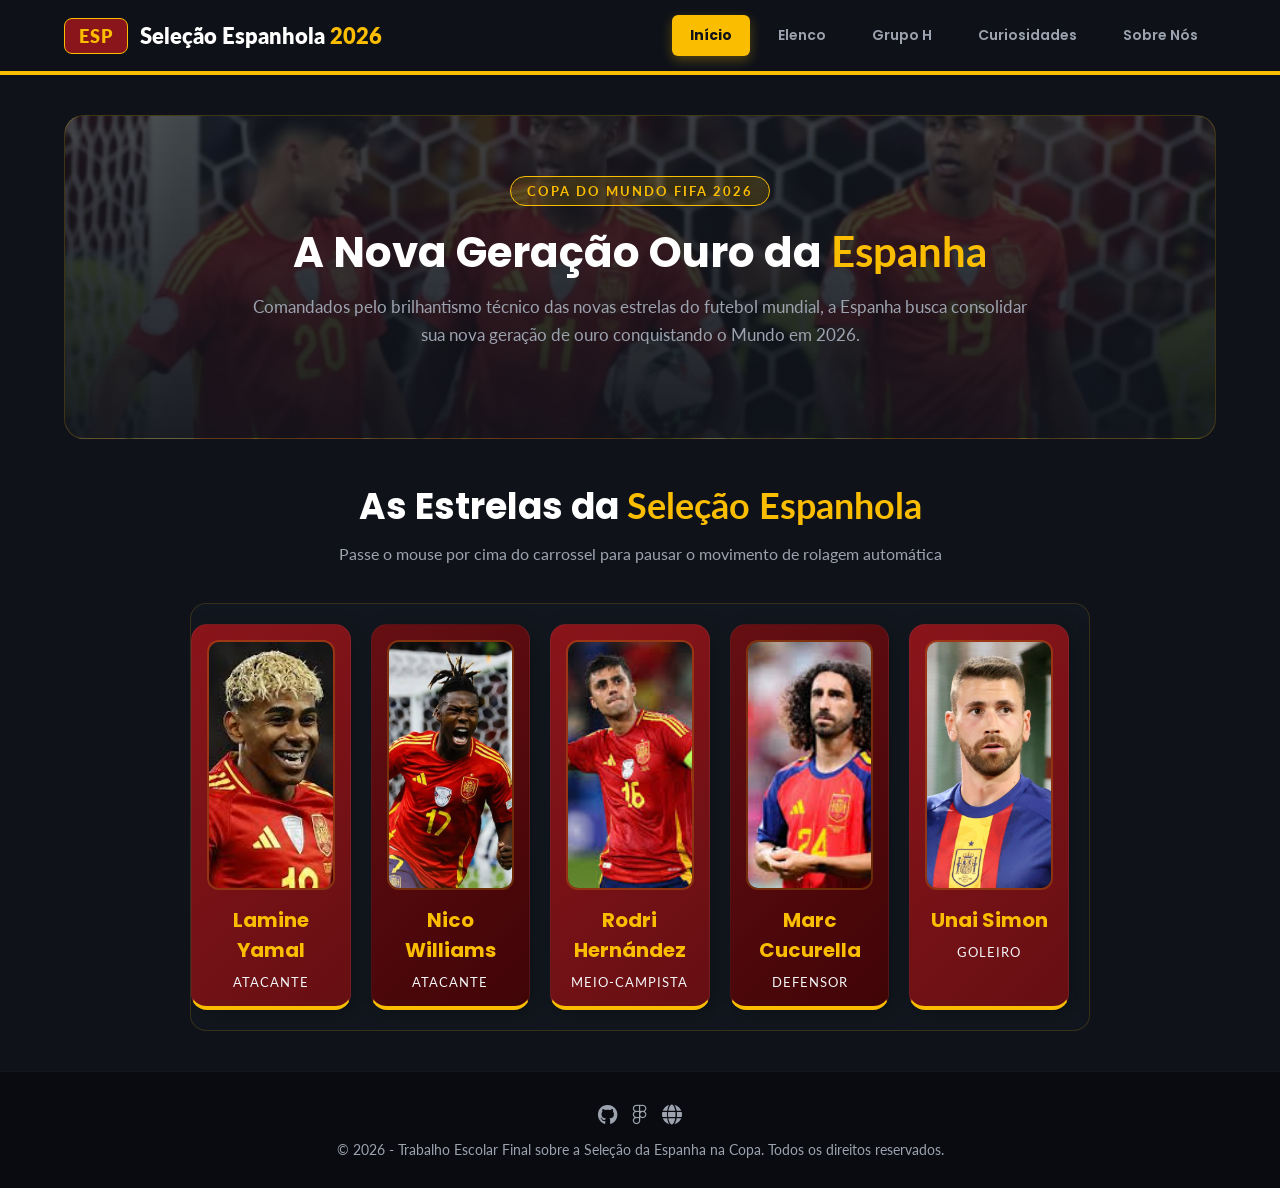
<file: index.html>
<!DOCTYPE html>
<html lang="pt-BR">
<head>
    <meta charset="UTF-8">
    <meta name="viewport" content="width=device-width, initial-scale=1.0">
    <title>Espanha 2026 - Seleção Espanhola</title>
    <!-- Google Fonts & Font Awesome para ícones -->
    <link rel="preconnect" href="https://fonts.googleapis.com">
    <link rel="preconnect" href="https://fonts.gstatic.com" crossorigin>
    <link href="https://fonts.googleapis.com/css2?family=Poppins:wght@400;600;700;800&family=Lato:wght@300;400;700&display=swap" rel="stylesheet">
    <link rel="stylesheet" href="https://cdnjs.cloudflare.com/ajax/libs/font-awesome/6.5.1/css/all.min.css">
    <link rel="stylesheet" href="style.css">
</head>
<body>

    <!-- CABEÇALHO E NAVEGAÇÃO -->
    <header>
        <div class="logo-container">
            <div class="logo-badge">ESP</div>
            <div class="logo-text">Seleção Espanhola <span>2026</span></div>
        </div>
        <nav>
            <ul>
                <li><a href="index.html" class="nav-btn active-tab">Início</a></li>
                <li><a href="elenco.html" class="nav-btn">Elenco</a></li>
                <li><a href="grupo.html" class="nav-btn">Grupo H</a></li>
                <li><a href="curiosidades.html" class="nav-btn">Curiosidades</a></li>
                <li><a href="sobre.html" class="nav-btn">Sobre Nós</a></li>
            </ul>
        </nav>
    </header>

    <!-- CONTEÚDO PRINCIPAL -->
    <main class="container">
	
        <div class="hero-section" style="background: linear-gradient(rgba(15, 18, 25, 0.75), rgba(15, 18, 25, 0.95)), url('imagem-card.png') no-repeat center center/cover;">
            <div class="hero-badge">Copa do Mundo FIFA 2026</div>
            <h1>A Nova Geração Ouro da <span>Espanha</span></h1>
            <p>Comandados pelo brilhantismo técnico das novas estrelas do futebol mundial, a Espanha busca consolidar sua nova geração de ouro conquistando o Mundo em 2026.</p>
        </div>

        <div class="section-header">
            <h2>As Estrelas da <span>Seleção Espanhola</span></h2>
            <p>Passe o mouse por cima do carrossel para pausar o movimento de rolagem automática</p>
        </div>

        <!-- CARROSSEL DE IMAGENS INFINITO (ESTRUTURA DO SEU PROFESSOR) -->
        <div class="carousel">
            <!-- Grupo Principal -->
            <div class="group">
                <div class="card">
                    <img alt="Lamine Yamal" src="yamal.jfif">
                    <div class="card-caption">
                        <h4>Lamine Yamal</h4>
                        <span>Atacante</span>
                    </div>
                </div>
                <div class="card">
                    <img alt="Nico Williams" src="nicowilliams.jfif">
                    <div class="card-caption">
                        <h4>Nico Williams</h4>
                        <span>Atacante</span>
                    </div>
                </div>
                <div class="card">
                    <img alt="Rodri Hernández" src="rodri.jfif">
                    <div class="card-caption">
                        <h4>Rodri Hernández</h4>
                        <span>Meio-campista</span>
                    </div>
                </div>
                <div class="card">
                    <img alt="Marc Cucurella" src="cucurella.jfif">
                    <div class="card-caption">
					    <h4>Marc Cucurella</h4>
                        <span>Defensor</span>
                    </div>
                </div>
                <div class="card">
                    <img alt="Unai Saimon" src="unai.jpg">
                    <div class="card-caption">
					    <h4>Unai Simon</h4>
                        <span>Goleiro</span>
                    </div>
                </div>
            </div>
            
            <!-- Grupo Duplicado com aria-hidden para o efeito infinito perfeito -->
            <div aria-hidden class="group">
                <div class="card">
                    <img alt="Lamine Yamal" src="yamal.jfif">
                    <div class="card-caption">
                        <h4>Lamine Yamal</h4>
                        <span>Atacante</span>
                    </div>
                </div>
                <div class="card">
                    <img alt="Nico Williams" src="nicowilliams.jfif">
                    <div class="card-caption">
                        <h4>Nico Williams</h4>
                        <span>Atacante</span>
                    </div>
                </div>
                <div class="card">
                    <img alt="Rodri Hernández" src="rodri.jfif">
                    <div class="card-caption">
					    <h4>Rodri Hernández</h4>
                        <span>Meio-campista</span>         
                    </div>
                </div>
                <div class="card">
                    <img alt="Marc Cucurella" src="cucurella.jfif">
                    <div class="card-caption">
					    <h4>Marc Cucurella</h4>
                        <span>Defensor</span>
                    </div>
                </div>
                <div class="card">
                    <img alt="Unai Saimon" src="unai.jpg">
                    <div class="card-caption">
						<h4>Unai Simon</h4>
                        <span>Goleiro</span>
                    </div>
                </div>
            </div>
        </div>
    </main>

    <!-- RODAPÉ COMPARTILHADO -->
    <footer>
        <div class="footer-socials">
            <a href="#"><i class="fa-brands fa-github"></i></a>
            <a href="#"><i class="fa-brands fa-figma"></i></a>
            <a href="#"><i class="fa-solid fa-globe"></i></a>
        </div>
        <p>© 2026 - Trabalho Escolar Final sobre a Seleção da Espanha na Copa. Todos os direitos reservados.</p>
    </footer>

    <!-- Script carregado para manter a estrutura do projeto -->
    <script src="script.js"></script>
</body>
</html>
</file>
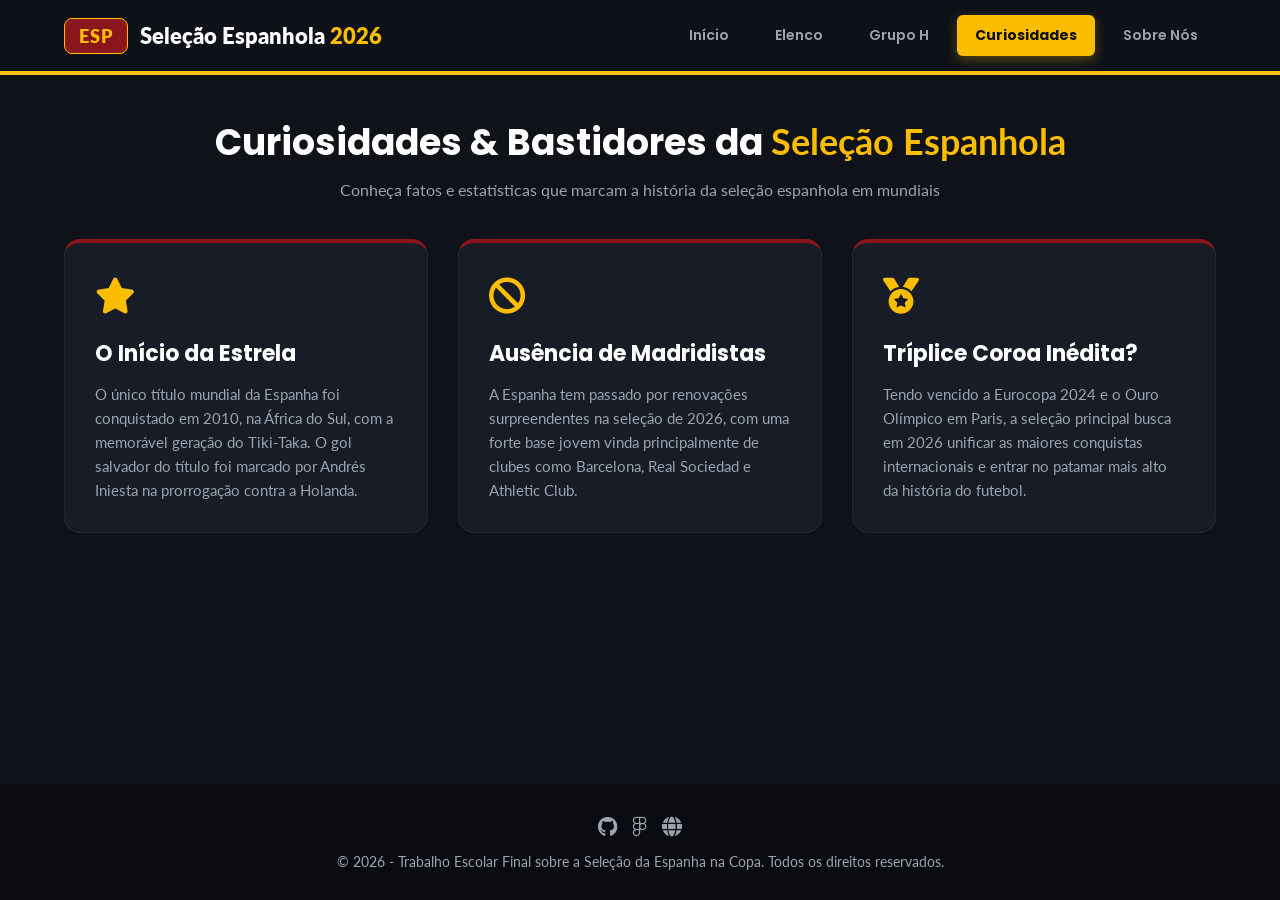
<file: curiosidades.html>
<!DOCTYPE html>
<html lang="pt-BR">
<head>
    <meta charset="UTF-8">
    <meta name="viewport" content="width=device-width, initial-scale=1.0">
    <title>Curiosidades - Seleção Espanhola 2026</title>
    <link rel="preconnect" href="https://fonts.googleapis.com">
    <link rel="preconnect" href="https://fonts.gstatic.com" crossorigin>
    <link href="https://fonts.googleapis.com/css2?family=Poppins:wght@400;600;700;800&family=Lato:wght@300;400;700&display=swap" rel="stylesheet">
    <link rel="stylesheet" href="https://cdnjs.cloudflare.com/ajax/libs/font-awesome/6.5.1/css/all.min.css">
    <link rel="stylesheet" href="style.css">
</head>
<body>

    <header>
        <div class="logo-container">
            <div class="logo-badge">ESP</div>
            <div class="logo-text">Seleção Espanhola <span>2026</span></div>
        </div>
        <nav>
            <ul>
                <li><a href="index.html" class="nav-btn">Início</a></li>
                <li><a href="elenco.html" class="nav-btn">Elenco</a></li>
                <li><a href="grupo.html" class="nav-btn">Grupo H</a></li>
                <li><a href="curiosidades.html" class="nav-btn active-tab">Curiosidades</a></li>
                <li><a href="sobre.html" class="nav-btn">Sobre Nós</a></li>
            </ul>
        </nav>
    </header>

    <main class="container">
        <div class="section-header">
            <h2>Curiosidades & Bastidores da <span>Seleção Espanhola</span></h2>
            <p>Conheça fatos e estatísticas que marcam a história da seleção espanhola em mundiais</p>
        </div>

        <div class="trivia-grid">
            <div class="trivia-card">
                <div class="trivia-icon"><i class="fa-solid fa-star"></i></div>
                <h3>O Início da Estrela</h3>
                <p>O único título mundial da Espanha foi conquistado em 2010, na África do Sul, com a memorável geração do Tiki-Taka. O gol salvador do título foi marcado por Andrés Iniesta na prorrogação contra a Holanda.</p>
            </div>

            <div class="trivia-card">
                <div class="trivia-icon"><i class="fa-solid fa-ban"></i></div>
                <h3>Ausência de Madridistas</h3>
                <p>A Espanha tem passado por renovações surpreendentes na seleção de 2026, com uma forte base jovem vinda principalmente de clubes como Barcelona, Real Sociedad e Athletic Club.</p>
            </div>

            <div class="trivia-card">
                <div class="trivia-icon"><i class="fa-solid fa-medal"></i></div>
                <h3>Tríplice Coroa Inédita?</h3>
                <p>Tendo vencido a Eurocopa 2024 e o Ouro Olímpico em Paris, a seleção principal busca em 2026 unificar as maiores conquistas internacionais e entrar no patamar mais alto da história do futebol.</p>
            </div>
        </div>
    </main>

    <footer>
        <div class="footer-socials">
            <a href="#"><i class="fa-brands fa-github"></i></a>
            <a href="#"><i class="fa-brands fa-figma"></i></a>
            <a href="#"><i class="fa-solid fa-globe"></i></a>
        </div>
        <p>© 2026 - Trabalho Escolar Final sobre a Seleção da Espanha na Copa. Todos os direitos reservados.</p>
    </footer>
</body>
</html>
</file>
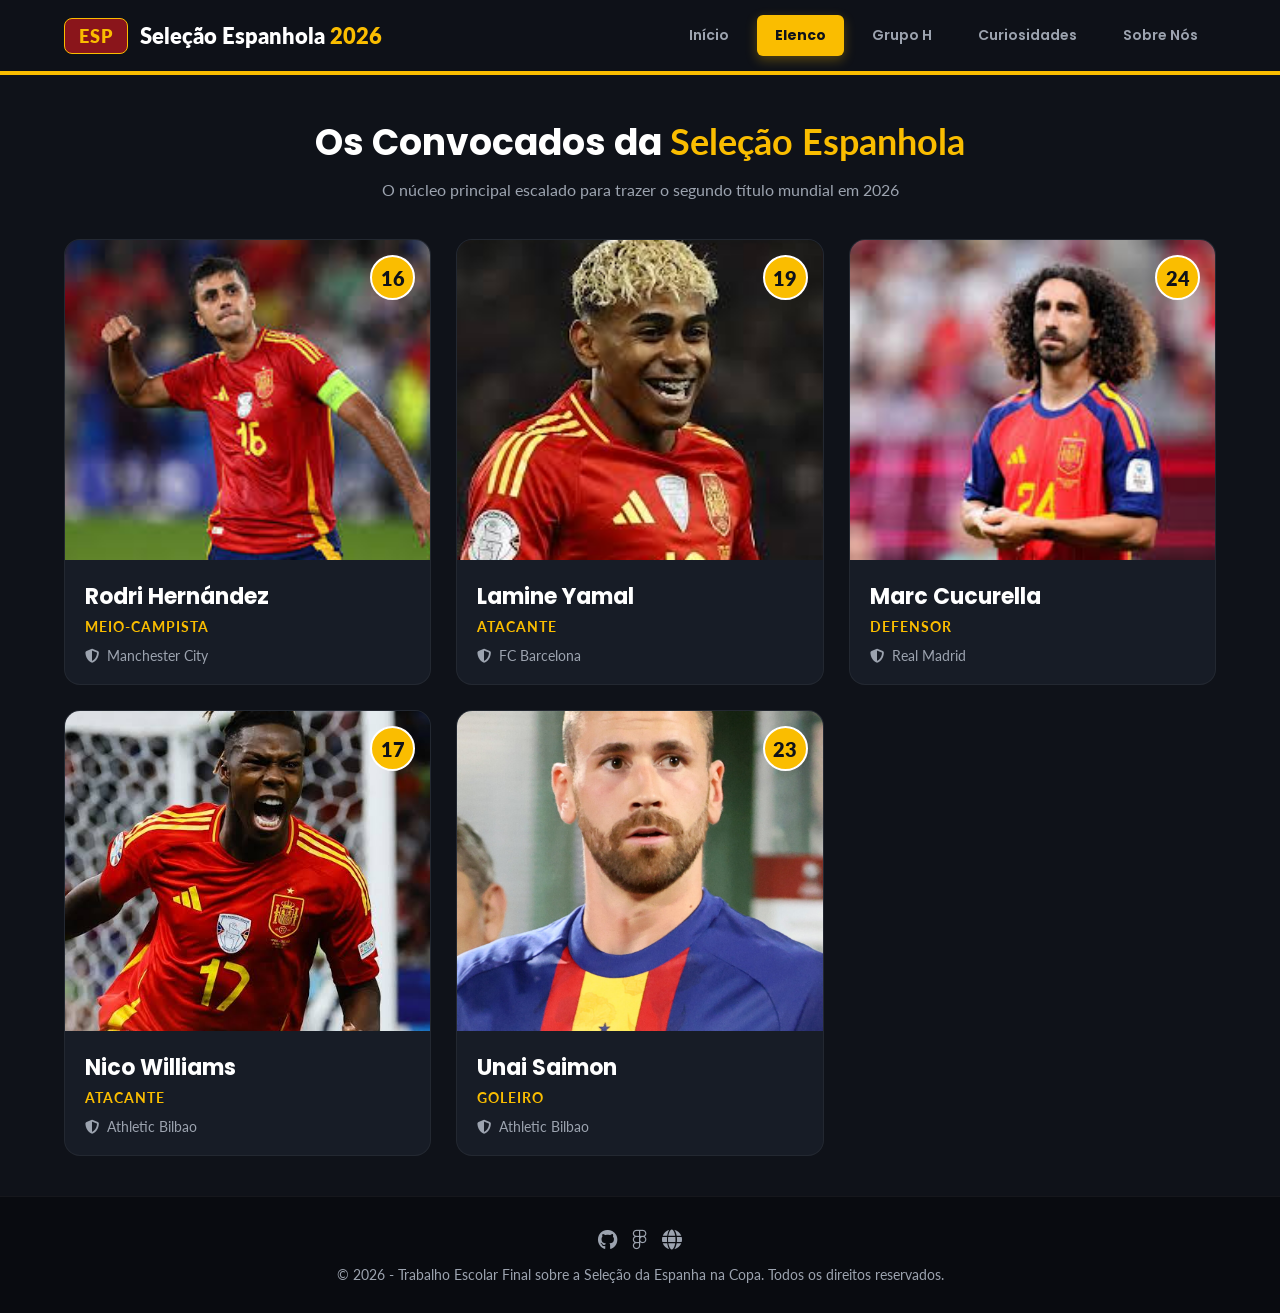
<file: elenco.html>
<!DOCTYPE html>
<html lang="pt-BR">
<head>
    <meta charset="UTF-8">
    <meta name="viewport" content="width=device-width, initial-scale=1.0">
    <title>Elenco - Seleção Espanhola 2026</title>
    <link rel="preconnect" href="https://fonts.googleapis.com">
    <link rel="preconnect" href="https://fonts.gstatic.com" crossorigin>
    <link href="https://fonts.googleapis.com/css2?family=Poppins:wght@400;600;700;800&family=Lato:wght@300;400;700&display=swap" rel="stylesheet">
    <link rel="stylesheet" href="https://cdnjs.cloudflare.com/ajax/libs/font-awesome/6.5.1/css/all.min.css">
    <link rel="stylesheet" href="style.css">
</head>
<body>

    <header>
        <div class="logo-container">
            <div class="logo-badge">ESP</div>
            <div class="logo-text">Seleção Espanhola <span>2026</span></div>
        </div>
        <nav>
            <ul>
                <li><a href="index.html" class="nav-btn">Início</a></li>
                <li><a href="elenco.html" class="nav-btn active-tab">Elenco</a></li>
                <li><a href="grupo.html" class="nav-btn">Grupo H</a></li>
                <li><a href="curiosidades.html" class="nav-btn">Curiosidades</a></li>
                <li><a href="sobre.html" class="nav-btn">Sobre Nós</a></li>
            </ul>
        </nav>
    </header>

    <main class="container">
        <div class="section-header">
            <h2>Os Convocados da <span>Seleção Espanhola</span></h2>
            <p>O núcleo principal escalado para trazer o segundo título mundial em 2026</p>
        </div>

        <div class="players-grid">
            <!-- Jogador 1: Rodri -->
            <div class="player-card">
                <div class="player-image-box">
                    <img alt="Rodri" src="rodri.jfif">
                    <div class="player-number">16</div>
                </div>
                <div class="player-info">
                    <h3 class="player-name">Rodri Hernández</h3>
                    <p class="player-role">Meio-campista</p>
                    <p class="player-club"><i class="fa-solid fa-shield-halved"></i> Manchester City</p>
                </div>
            </div>

            <!-- Jogador 2: Lamine Yamal -->
            <div class="player-card">
                <div class="player-image-box">
                    <img alt="Lamine Yamal" src="yamal.jfif">
                    <div class="player-number">19</div>
                </div>
                <div class="player-info">
                    <h3 class="player-name">Lamine Yamal</h3>
                    <p class="player-role">Atacante</p>
                    <p class="player-club"><i class="fa-solid fa-shield-halved"></i> FC Barcelona</p>
                </div>
            </div>

            <!-- Jogador 3: Pedri -->
            <div class="player-card">
                <div class="player-image-box">
                    <img alt="Cucurella" src="cucurella.jfif">
                    <div class="player-number">24</div>
                </div>
                <div class="player-info">
                    <h3 class="player-name">Marc Cucurella</h3>
                    <p class="player-role">Defensor</p>
                    <p class="player-club"><i class="fa-solid fa-shield-halved"></i> Real Madrid</p>
                </div>
            </div>

            <!-- Jogador 4: Nico Williams -->
            <div class="player-card">
                <div class="player-image-box">
                    <img alt="Nico Williams" src="nicowilliams.jfif">
                    <div class="player-number">17</div>
                </div>
                <div class="player-info">
                    <h3 class="player-name">Nico Williams</h3>
                    <p class="player-role">Atacante</p>
                    <p class="player-club"><i class="fa-solid fa-shield-halved"></i> Athletic Bilbao</p>
                </div>
            </div>
			
            <!-- Jogador 5: Unai Saimon -->
            <div class="player-card">
                <div class="player-image-box">
                    <img alt="Unai Saimon" src="unai.jpg">
                    <div class="player-number">23</div>
                </div>
                <div class="player-info">
                    <h3 class="player-name">Unai Saimon</h3>
                    <p class="player-role">Goleiro</p>
                    <p class="player-club"><i class="fa-solid fa-shield-halved"></i> Athletic Bilbao</p>
                </div>
            </div>
        </div>
    </main>

    <footer>
        <div class="footer-socials">
            <a href="#"><i class="fa-brands fa-github"></i></a>
            <a href="#"><i class="fa-brands fa-figma"></i></a>
            <a href="#"><i class="fa-solid fa-globe"></i></a>
        </div>
        <p>© 2026 - Trabalho Escolar Final sobre a Seleção da Espanha na Copa. Todos os direitos reservados.</p>
    </footer>
</body>
</html>
</file>
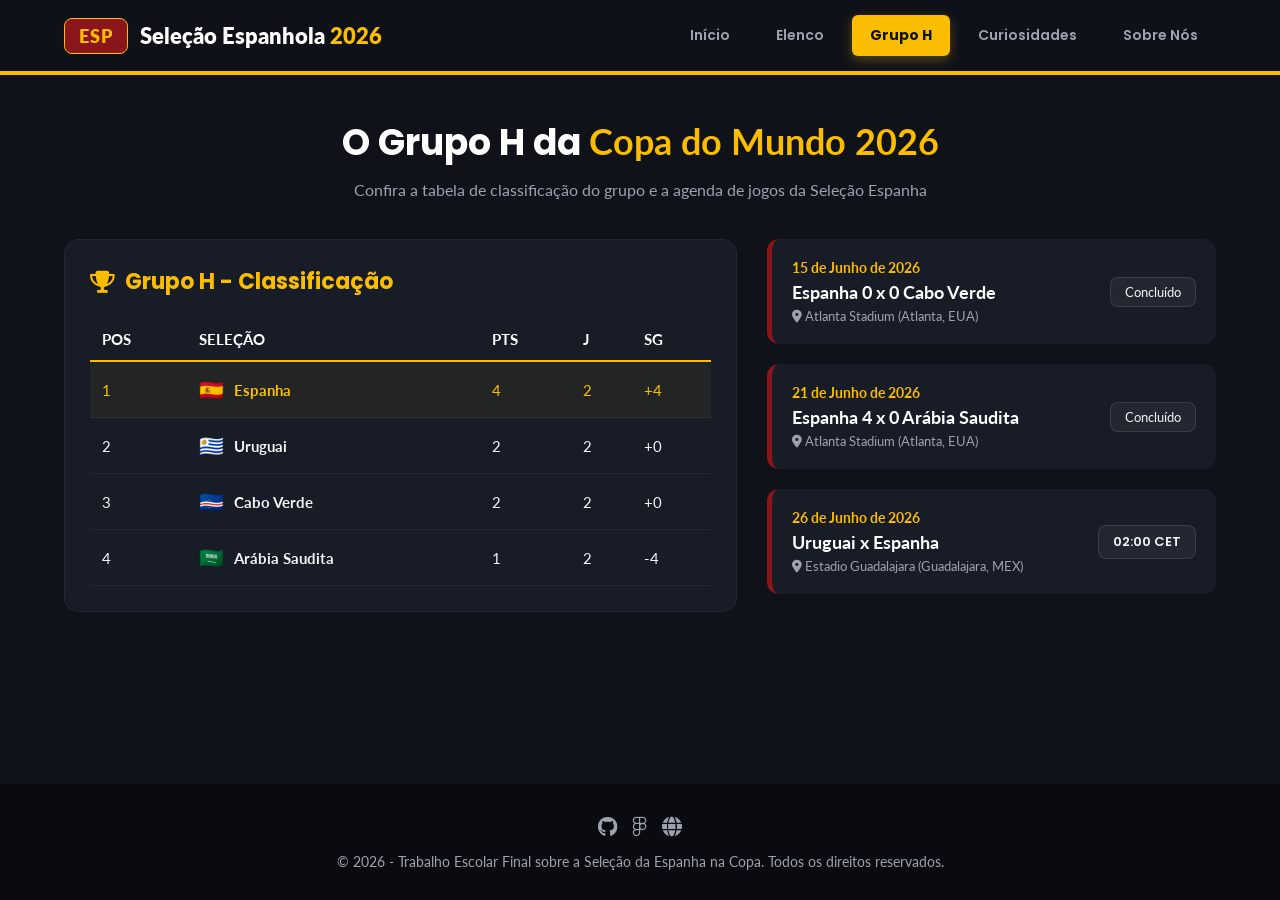
<file: grupo.html>
<!DOCTYPE html>
<html lang="pt-BR">
<head>
    <meta charset="UTF-8">
    <meta name="viewport" content="width=device-width, initial-scale=1.0">
    <title>Grupo H - Copa do Mundo 2026</title>
    <link rel="preconnect" href="https://fonts.googleapis.com">
    <link rel="preconnect" href="https://fonts.gstatic.com" crossorigin>
    <link href="https://fonts.googleapis.com/css2?family=Poppins:wght@400;600;700;800&family=Lato:wght@300;400;700&display=swap" rel="stylesheet">
    <link rel="stylesheet" href="https://cdnjs.cloudflare.com/ajax/libs/font-awesome/6.5.1/css/all.min.css">
    <link rel="stylesheet" href="style.css">
</head>
<body>

    <header>
        <div class="logo-container">
            <div class="logo-badge">ESP</div>
            <div class="logo-text">Seleção Espanhola <span>2026</span></div>
        </div>
        <nav>
            <ul>
                <li><a href="index.html" class="nav-btn">Início</a></li>
                <li><a href="elenco.html" class="nav-btn">Elenco</a></li>
                <li><a href="grupo.html" class="nav-btn active-tab">Grupo H</a></li>
                <li><a href="curiosidades.html" class="nav-btn">Curiosidades</a></li>
                <li><a href="sobre.html" class="nav-btn">Sobre Nós</a></li>
            </ul>
        </nav>
    </header>

    <main class="container">
        <div class="section-header">
            <h2>O Grupo H da <span>Copa do Mundo 2026</span></h2>
            <p>Confira a tabela de classificação do grupo e a agenda de jogos da Seleção Espanha</p>
        </div>

        <div class="group-container">
            <!-- Tabela de Classificação -->
            <div class="group-table-box">
                <h3><i class="fa-solid fa-trophy"></i> Grupo H - Classificação</h3>
                <table>
                    <thead>
                        <tr>
                            <th>Pos</th>
                            <th>Seleção</th>
                            <th>PTS</th>
                            <th>J</th>
                            <th>SG</th>
                        </tr>
                    </thead>
                    <tbody>
                        <tr class="highlight-team">
                            <td>1</td>
                            <td>
                                <div class="team-row">
                                    <span class="team-flag">🇪🇸</span> Espanha
                                </div>
                            </td>
                            <td>4</td>
                            <td>2</td>
                            <td>+4</td>
                        </tr>                        
                        <tr>
                            <td>2</td>
                            <td>
                                <div class="team-row">
                                    <span class="team-flag">🇺🇾</span> Uruguai
                                </div>
                            </td>
                            <td>2</td>
                            <td>2</td>
                            <td>+0</td>
                        </tr>
                        <tr>
                            <td>3</td>
                            <td>
                                <div class="team-row">
                                    <span class="team-flag">🇨🇻</span> Cabo Verde
                                </div>
                            </td>
                            <td>2</td>
                            <td>2</td>
                            <td>+0</td>
                        </tr>
                        <tr>
                            <td>4</td>
                            <td>
                                <div class="team-row">
                                    <span class="team-flag">🇸🇦</span> Arábia Saudita
                                </div>
                            </td>
                            <td>1</td>
                            <td>2</td>
                            <td>-4</td>
                        </tr>
                    </tbody>
                </table>
            </div>

            <!-- Programação das Próximas Partidas -->
            <div class="matches-timeline">
                <div class="match-card">
                    <div class="match-details">
                        <span class="match-date">15 de Junho de 2026</span>
                        <span class="match-teams">Espanha 0 x 0 Cabo Verde</span>
                        <span class="match-stadium"><i class="fa-solid fa-location-dot"></i> Atlanta Stadium (Atlanta, EUA)</span>
                    </div>
                    <div class="match-badge">Concluído</div>
                </div>

                <div class="match-card">
                    <div class="match-details">
                        <span class="match-date">21 de Junho de 2026</span>
                        <span class="match-teams">Espanha 4 x 0 Arábia Saudita</span>
                        <span class="match-stadium"><i class="fa-solid fa-location-dot"></i> Atlanta Stadium (Atlanta, EUA)</span>
                    </div>
                    <div class="match-badge">Concluído</div>
                </div>

                <div class="match-card">
                    <div class="match-details">
                        <span class="match-date">26 de Junho de 2026</span>
                        <span class="match-teams">Uruguai x Espanha</span>
                        <span class="match-stadium"><i class="fa-solid fa-location-dot"></i> Estadio Guadalajara (Guadalajara, MEX)</span>
                    </div>
                    <div class="match-badge font-time">02:00 CET</div>
                </div>
            </div>
        </div>
    </main>

    <footer>
        <div class="footer-socials">
            <a href="#"><i class="fa-brands fa-github"></i></a>
            <a href="#"><i class="fa-brands fa-figma"></i></a>
            <a href="#"><i class="fa-solid fa-globe"></i></a>
        </div>
        <p>© 2026 - Trabalho Escolar Final sobre a Seleção da Espanha na Copa. Todos os direitos reservados.</p>
    </footer>
</body>
</html>
</file>
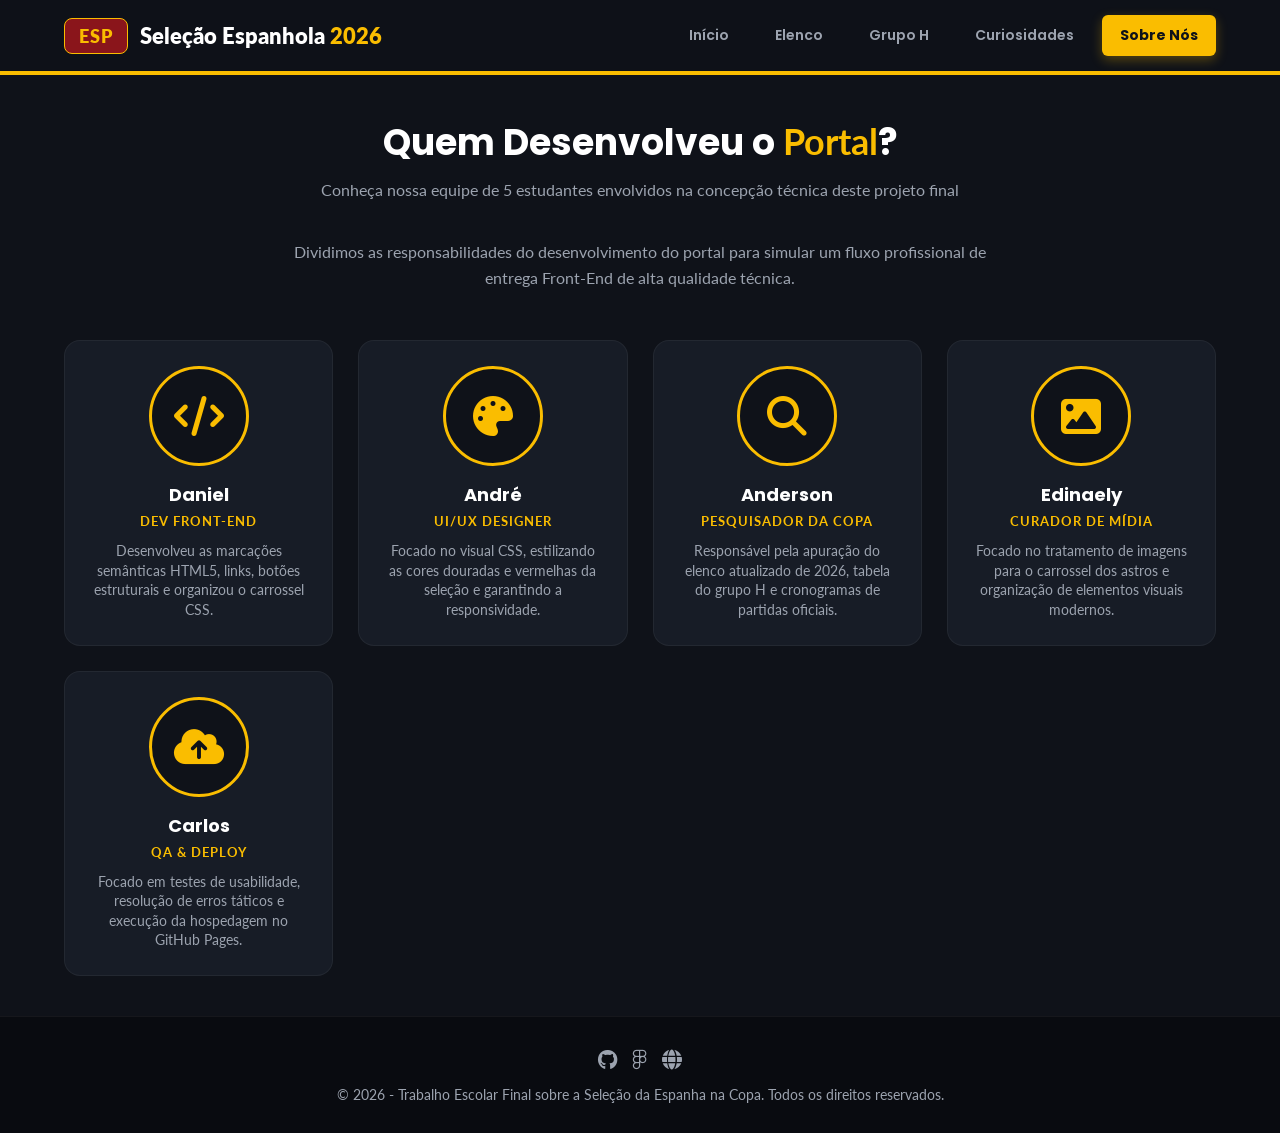
<file: sobre.html>
<!DOCTYPE html>
<html lang="pt-BR">
<head>
    <meta charset="UTF-8">
    <meta name="viewport" content="width=device-width, initial-scale=1.0">
    <title>Sobre Nós - Equipe</title>
    <link rel="preconnect" href="https://fonts.googleapis.com">
    <link rel="preconnect" href="https://fonts.gstatic.com" crossorigin>
    <link href="https://fonts.googleapis.com/css2?family=Poppins:wght@400;600;700;800&family=Lato:wght@300;400;700&display=swap" rel="stylesheet">
    <link rel="stylesheet" href="https://cdnjs.cloudflare.com/ajax/libs/font-awesome/6.5.1/css/all.min.css">
    <link rel="stylesheet" href="style.css">
</head>
<body>

    <header>
        <div class="logo-container">
            <div class="logo-badge">ESP</div>
            <div class="logo-text">Seleção Espanhola <span>2026</span></div>
        </div>
        <nav>
            <ul>
                <li><a href="index.html" class="nav-btn">Início</a></li>
                <li><a href="elenco.html" class="nav-btn">Elenco</a></li>
                <li><a href="grupo.html" class="nav-btn">Grupo H</a></li>
                <li><a href="curiosidades.html" class="nav-btn">Curiosidades</a></li>
                <li><a href="sobre.html" class="nav-btn active-tab">Sobre Nós</a></li>
            </ul>
        </nav>
    </header>

    <main class="container">
        <div class="section-header">
            <h2>Quem Desenvolveu o <span>Portal</span>?</h2>
            <p>Conheça nossa equipe de 5 estudantes envolvidos na concepção técnica deste projeto final</p>
        </div>

        <div class="team-intro">
            <p>Dividimos as responsabilidades do desenvolvimento do portal para simular um fluxo profissional de entrega Front-End de alta qualidade técnica.</p>
        </div>

        <div class="students-grid">
            <!-- Integrante 1 -->
            <div class="student-card">
                <div class="student-avatar"><i class="fa-solid fa-code"></i></div>
                <h3>Daniel</h3>
                <p class="student-role">Dev Front-End</p>
                <p class="student-desc">Desenvolveu as marcações semânticas HTML5, links, botões estruturais e organizou o carrossel CSS.</p>
            </div>

            <!-- Integrante 2 -->
            <div class="student-card">
                <div class="student-avatar"><i class="fa-solid fa-palette"></i></div>
                <h3>André</h3>
                <p class="student-role">UI/UX Designer</p>
                <p class="student-desc">Focado no visual CSS, estilizando as cores douradas e vermelhas da seleção e garantindo a responsividade.</p>
            </div>

            <!-- Integrante 3 -->
            <div class="student-card">
                <div class="student-avatar"><i class="fa-solid fa-magnifying-glass"></i></div>
                <h3>Anderson</h3>
                <p class="student-role">Pesquisador da Copa</p>
                <p class="student-desc">Responsável pela apuração do elenco atualizado de 2026, tabela do grupo H e cronogramas de partidas oficiais.</p>
            </div>

            <!-- Integrante 4 -->
            <div class="student-card">
                <div class="student-avatar"><i class="fa-solid fa-image"></i></div>
                <h3>Edinaely</h3>
                <p class="student-role">Curador de Mídia</p>
                <p class="student-desc">Focado no tratamento de imagens para o carrossel dos astros e organização de elementos visuais modernos.</p>
            </div>

            <!-- Integrante 5 -->
            <div class="student-card">
                <div class="student-avatar"><i class="fa-solid fa-cloud-arrow-up"></i></div>
                <h3>Carlos</h3>
                <p class="student-role">QA & Deploy</p>
                <p class="student-desc">Focado em testes de usabilidade, resolução de erros táticos e execução da hospedagem no GitHub Pages.</p>
            </div>
        </div>
    </main>

    <footer>
        <div class="footer-socials">
            <a href="#"><i class="fa-brands fa-github"></i></a>
            <a href="#"><i class="fa-brands fa-figma"></i></a>
            <a href="#"><i class="fa-solid fa-globe"></i></a>
        </div>
        <p>© 2026 - Trabalho Escolar Final sobre a Seleção da Espanha na Copa. Todos os direitos reservados.</p>
    </footer>
</body>
</html>
</file>
<file: style.css>
/* ==========================================
   1. VARIÁVEIS DE CORES (IDENTIDADE DA ESPANHA)
   ========================================== */
:root {
    --red-primary: #8A151B;      /* Vermelho Real da Fúria */
    --red-dark: #660F13;         /* Vermelho Escuro elegante */
    --gold: #FABD00;             /* Dourado Imperial */
    --gold-light: #FFF8E7;       /* Fundo dourado suave */
    --dark-gray: #0F1219;        /* Fundo principal luxuoso */
    --card-gray: #171C26;        /* Fundo dos cards */
    --text-light: #F3F4F6;       /* Cor dos textos claros */
    --text-muted: #9CA3AF;       /* Texto secundário */
    --white: #FFFFFF;
}

* {
    margin: 0;
    padding: 0;
    box-sizing: border-box;
    font-family: 'Lato', sans-serif;
}

body {
    background-color: var(--dark-gray);
    color: var(--text-light);
    min-height: 100vh;
    display: flex;
    flex-direction: column;
    overflow-x: hidden;
}

h1, h2, h3, h4 {
    font-family: 'Poppins', sans-serif;
    font-weight: 700;
}

/* ==========================================
   2. CABEÇALHO E NAVEGAÇÃO
   ========================================== */
header {
    background-color: rgba(15, 18, 25, 0.95);
    border-bottom: 4px solid var(--gold);
    position: sticky;
    top: 0;
    z-index: 1000;
    backdrop-filter: blur(10px);
    padding: 15px 5%;
    display: flex;
    justify-content: space-between;
    align-items: center;
}

.logo-container {
    display: flex;
    align-items: center;
    gap: 12px;
}

.logo-badge {
    background-color: var(--red-primary);
    color: var(--gold);
    padding: 6px 14px;
    border-radius: 8px;
    font-weight: 800;
    font-size: 18px;
    letter-spacing: 1px;
    border: 1px solid var(--gold);
}

.logo-text {
    font-size: 22px;
    font-weight: 800;
    color: var(--white);
}

.logo-text span {
    color: var(--gold);
}

nav ul {
    display: flex;
    list-style: none;
    gap: 10px;
}

nav ul li .nav-btn {
    background: none;
    border: none;
    color: var(--text-muted);
    font-family: 'Poppins', sans-serif;
    font-size: 14px;
    font-weight: 600;
    padding: 10px 18px;
    border-radius: 6px;
    cursor: pointer;
    text-decoration: none;
    transition: all 0.3s ease;
    display: inline-block;
}

nav ul li .nav-btn:hover {
    color: var(--white);
    background-color: rgba(255, 255, 255, 0.05);
}

nav ul li .nav-btn.active-tab {
    color: var(--dark-gray);
    background-color: var(--gold);
    font-weight: 700;
    box-shadow: 0 4px 12px rgba(250, 189, 0, 0.3);
}

/* ==========================================
   3. ESTRUTURA DOS CONTEÚDOS E CONTAINERS
   ========================================== */
.container {
    flex: 1;
    padding: 40px 5%;
    width: 100%;
    max-width: 1300px;
    margin: 0 auto;
}

/* PÁGINA DE INÍCIO: HERO */
.hero-section {
    background: linear-gradient(rgba(15, 18, 25, 0.75), rgba(15, 18, 25, 0.95)), 
                url('https://images.unsplash.com/photo-1508098682722-e99c43a406b2?w=1200') no-repeat center center/cover;
    border-radius: 20px;
    padding: 60px 40px;
    text-align: center;
    border: 1px solid rgba(250, 189, 0, 0.2);
    margin-bottom: 40px;
}

.hero-badge {
    background-color: rgba(250, 189, 0, 0.15);
    color: var(--gold);
    padding: 6px 16px;
    border-radius: 50px;
    font-size: 13px;
    font-weight: 700;
    text-transform: uppercase;
    letter-spacing: 2px;
    border: 1px solid var(--gold);
    display: inline-block;
    margin-bottom: 20px;
}

.hero-section h1 {
    font-size: 42px;
    color: var(--white);
    margin-bottom: 15px;
    line-height: 1.2;
}

.hero-section h1 span {
    color: var(--gold);
}

.hero-section p {
    font-size: 17px;
    color: var(--text-muted);
    max-width: 800px;
    margin: 0 auto 30px auto;
    line-height: 1.6;
}

/* ==========================================
   CARROSSEL INFINITO CSS (ESTRUTURA DO PROFESSOR)
   ========================================== */
.carousel {
    margin: 0 auto;
    padding: 20px 0;
    max-width: 900px;
    overflow: hidden;
    display: flex;
    border-radius: 16px;
    background-color: rgba(23, 28, 38, 0.5);
    border: 1px solid rgba(250, 189, 0, 0.15);
    
    > * {
        flex: 0 0 100%;
    }
    
    &:hover .group {
        animation-play-state: paused;
    }
}

.group {
    display: flex;
    gap: 20px;
    padding-right: 20px;
    will-change: transform;
    animation: scrolling 12s linear infinite;
}

@keyframes scrolling {
    0% {
        transform: translateX(0);
    }
    100% {
        transform: translateX(-100%);
    }
}

.card {
    flex: 1;
    color: var(--white);
    border-radius: 16px;
    box-shadow: rgba(0, 0, 0, 30%) 5px 5px 20px 0;
    padding: 15px;
    font-size: large;
    display: flex;
    flex-direction: column;
    justify-content: flex-start;
    align-items: center;
    min-height: 380px;
    position: relative;
    border: 1px solid rgba(255, 255, 255, 0.05);

    /* Alternação dinâmica de fundos par/ímpar */
    &:nth-child(odd) {
        background: linear-gradient(135deg, var(--red-primary), var(--red-dark));
        border-bottom: 4px solid var(--gold) !important;
    }

    &:nth-child(even) {
        background: linear-gradient(135deg, var(--red-dark), #400407);
        border-bottom: 4px solid var(--gold) !important;
    }

    img {
        width: 100%;
        height: 250px;
        object-fit: cover;
        border-radius: 12px;
        margin-bottom: 15px;
        border: 2px solid rgba(250, 189, 0, 0.2);
    }
}

.card-caption {
    text-align: center;
    width: 100%;
}

.card-caption h4 {
    color: var(--gold);
    font-size: 20px;
    font-weight: 700;
    margin-bottom: 4px;
}

.card-caption span {
    font-size: 13px;
    color: var(--text-light);
    text-transform: uppercase;
    letter-spacing: 1px;
}

/* ==========================================
   4. PÁGINA DE ELENCO: ESTILO DOS CARDS
   ========================================== */
.section-header {
    text-align: center;
    margin-bottom: 40px;
}

.section-header h2 {
    font-size: 36px;
    color: var(--white);
}

.section-header h2 span {
    color: var(--gold);
}

.section-header p {
    color: var(--text-muted);
    font-size: 16px;
    margin-top: 10px;
}

.players-grid {
    display: grid;
    grid-template-columns: repeat(auto-fit, minmax(280px, 1fr));
    gap: 25px;
}

.player-card {
    background-color: var(--card-gray);
    border-radius: 16px;
    overflow: hidden;
    border: 1px solid rgba(255, 255, 255, 0.05);
    transition: all 0.3s ease;
    position: relative;
}

.player-card:hover {
    transform: translateY(-10px);
    border-color: var(--gold);
    box-shadow: 0 10px 25px rgba(250, 189, 0, 0.15);
}

.player-image-box {
    height: 320px;
    background: linear-gradient(135deg, var(--red-dark), var(--dark-gray));
    position: relative;
    overflow: hidden;
}

.player-image-box img {
    width: 100%;
    height: 100%;
    object-fit: cover;
}

.player-number {
    position: absolute;
    top: 15px;
    right: 15px;
    background-color: var(--gold);
    color: var(--dark-gray);
    font-weight: 800;
    font-size: 20px;
    width: 45px;
    height: 45px;
    border-radius: 50%;
    display: flex;
    align-items: center;
    justify-content: center;
    border: 2px solid var(--white);
}

.player-info {
    padding: 20px;
}

.player-name {
    font-size: 22px;
    color: var(--white);
    margin-bottom: 5px;
}

.player-role {
    font-size: 14px;
    color: var(--gold);
    font-weight: 700;
    text-transform: uppercase;
    letter-spacing: 1px;
    margin-bottom: 12px;
}

.player-club {
    font-size: 14px;
    color: var(--text-muted);
    display: flex;
    align-items: center;
    gap: 8px;
}

/* ==========================================
   5. PÁGINA DE GRUPOS: TABELAS E CONFRONTOS
   ========================================== */
.group-container {
    display: grid;
    grid-template-columns: 1.2fr 0.8fr;
    gap: 30px;
    align-items: start;
}

@media (max-width: 900px) {
    .group-container { grid-template-columns: 1fr; }
}

.group-table-box {
    background-color: var(--card-gray);
    border-radius: 15px;
    padding: 25px;
    border: 1px solid rgba(255, 255, 255, 0.05);
}

.group-table-box h3 {
    color: var(--gold);
    font-size: 22px;
    margin-bottom: 20px;
    display: flex;
    align-items: center;
    gap: 10px;
}

table {
    width: 100%;
    border-collapse: collapse;
    text-align: left;
}

table th {
    color: var(--white);
    border-bottom: 2px solid var(--gold);
    padding: 12px;
    font-size: 15px;
    text-transform: uppercase;
}

table td {
    padding: 15px 12px;
    border-bottom: 1px solid rgba(255, 255, 255, 0.05);
    font-size: 15px;
}

table tr:hover td {
    background-color: rgba(255, 255, 255, 0.02);
}

.team-row {
    display: flex;
    align-items: center;
    gap: 10px;
    font-weight: 700;
}

.team-flag {
    font-size: 20px;
}

.highlight-team td {
    color: var(--gold);
    background-color: rgba(250, 189, 0, 0.05);
}

.matches-timeline {
    display: flex;
    flex-direction: column;
    gap: 20px;
}

.match-card {
    background-color: var(--card-gray);
    border-radius: 12px;
    padding: 20px;
    border-left: 5px solid var(--red-primary);
    display: flex;
    justify-content: space-between;
    align-items: center;
    transition: all 0.3s ease;
}

.match-card:hover {
    transform: translateX(8px);
    border-left-color: var(--gold);
}

.match-details {
    display: flex;
    flex-direction: column;
    gap: 5px;
}

.match-date {
    color: var(--gold);
    font-size: 14px;
    font-weight: 700;
}

.match-teams {
    font-size: 18px;
    font-weight: 700;
    color: var(--white);
}

.match-stadium {
    font-size: 13px;
    color: var(--text-muted);
}

.match-badge {
    background-color: rgba(255, 255, 255, 0.05);
    border: 1px solid rgba(255, 255, 255, 0.1);
    padding: 6px 14px;
    border-radius: 8px;
    font-size: 13px;
    color: var(--text-light);
}

.match-badge.font-time {
    font-family: 'Poppins', sans-serif;
    font-weight: 600;
}

/* ==========================================
   6. PÁGINA DE CURIOSIDADES
   ========================================== */
.trivia-grid {
    display: grid;
    grid-template-columns: repeat(auto-fit, minmax(320px, 1fr));
    gap: 30px;
}

.trivia-card {
    background-color: var(--card-gray);
    border-radius: 16px;
    padding: 30px;
    border: 1px solid rgba(255, 255, 255, 0.05);
    position: relative;
    overflow: hidden;
    border-top: 4px solid var(--red-primary);
}

.trivia-icon {
    color: var(--gold);
    font-size: 36px;
    margin-bottom: 20px;
}

.trivia-card h3 {
    color: var(--white);
    font-size: 22px;
    margin-bottom: 12px;
}

.trivia-card p {
    color: var(--text-muted);
    line-height: 1.6;
    font-size: 15px;
}

/* ==========================================
   7. PÁGINA SOBRE NÓS: EQUIPE DE ALUNOS
   ========================================== */
.team-intro {
    text-align: center;
    max-width: 700px;
    margin: 0 auto 50px auto;
}

.team-intro p {
    color: var(--text-muted);
    font-size: 16px;
    line-height: 1.6;
}

.students-grid {
    display: grid;
    grid-template-columns: repeat(auto-fit, minmax(220px, 1fr));
    gap: 25px;
}

.student-card {
    background-color: var(--card-gray);
    border-radius: 16px;
    padding: 25px;
    text-align: center;
    border: 1px solid rgba(255, 255, 255, 0.05);
    transition: all 0.3s ease;
}

.student-card:hover {
    transform: scale(1.05);
    border-color: var(--gold);
}

.student-avatar {
    width: 100px;
    height: 100px;
    border-radius: 50%;
    margin: 0 auto 15px auto;
    border: 3px solid var(--gold);
    background-color: var(--dark-gray);
    display: flex;
    align-items: center;
    justify-content: center;
    font-size: 40px;
    color: var(--gold);
}

.student-card h3 {
    color: var(--white);
    font-size: 18px;
    margin-bottom: 5px;
}

.student-role {
    color: var(--gold);
    font-size: 13px;
    font-weight: 700;
    text-transform: uppercase;
    letter-spacing: 1px;
    margin-bottom: 12px;
}

.student-desc {
    color: var(--text-muted);
    font-size: 14px;
    line-height: 1.4;
}

/* ==========================================
   8. RODAPÉ ESTILIZADO
   ========================================== */
footer {
    background-color: #090B10;
    padding: 30px 5%;
    text-align: center;
    border-top: 1px solid rgba(255, 255, 255, 0.05);
    margin-top: auto;
}

.footer-socials {
    display: flex;
    justify-content: center;
    gap: 15px;
    margin-bottom: 15px;
}

.footer-socials a {
    color: var(--text-muted);
    font-size: 20px;
    transition: color 0.3s ease;
}

.footer-socials a:hover {
    color: var(--gold);
}

footer p {
    font-size: 14px;
    color: var(--text-muted);
}

.timer-box {
    background-color: var(--red-primary);
    color: var(--white);
    padding: 6px 10px;
    border-radius: 6px;
    font-size: 13px;
    border: 1px solid var(--gold);
}

.timer-box span {
    color: var(--gold);
    display: block;
    font-size: 16px;
}

/* ==========================================
   9. REGRAS DE RESPONSIVIDADE (MEDIA QUERIES)
   ========================================== */

/* DISPOSITIVOS MÉDIOS (Tablets e Notebooks menores - até 850px) */
@media (max-width: 850px) {
    header {
        flex-direction: column;
        gap: 15px;
        padding: 15px 3%;
        text-align: center;
    }

    nav ul {
        flex-wrap: wrap;
        justify-content: center;
        gap: 8px;
    }

    nav ul li .nav-btn {
        padding: 8px 14px;
        font-size: 13px;
    }

    .hero-section {
        padding: 40px 20px;
    }

    .hero-section h1 {
        font-size: 32px;
    }

    .hero-section p {
        font-size: 15px;
    }

    .section-header h2 {
        font-size: 28px;
    }

    /* Força o carrossel a manter o tamanho correto dos cards na rolagem em tablets */
    .card {
        min-width: 240px;
        min-height: 350px;
    }

    .card img {
        height: 200px;
    }
}

/* DISPOSITIVOS PEQUENOS (Celulares - até 480px) */
@media (max-width: 480px) {
    header {
        padding: 12px 2%;
    }

    .logo-container {
        gap: 8px;
    }

    .logo-badge {
        font-size: 14px;
        padding: 4px 10px;
    }

    .logo-text {
        font-size: 18px;
    }

    nav ul {
        gap: 4px;
    }

    nav ul li .nav-btn {
        padding: 6px 10px;
        font-size: 11px;
    }

    .container {
        padding: 20px 3%;
    }

    .hero-section {
        padding: 30px 15px;
        margin-bottom: 25px;
        border-radius: 12px;
    }

    .hero-badge {
        font-size: 11px;
        padding: 4px 12px;
        margin-bottom: 12px;
    }

    .hero-section h1 {
        font-size: 24px;
    }

    .hero-section p {
        font-size: 13px;
        line-height: 1.5;
    }

    .section-header {
        margin-bottom: 25px;
    }

    .section-header h2 {
        font-size: 22px;
    }

    .section-header p {
        font-size: 13px;
    }

    /* Carrossel Infinito no celular: cards compactos que deslizam perfeitamente */
    .carousel {
        border-radius: 12px;
    }

    .group {
        gap: 15px;
        padding-right: 15px;
    }

    .card {
        min-width: 190px;
        min-height: 290px;
        padding: 10px;
        border-radius: 12px;
    }

    .card img {
        height: 150px;
        border-radius: 8px;
        margin-bottom: 10px;
    }

    .card-caption h4 {
        font-size: 15px;
    }

    .card-caption span {
        font-size: 11px;
    }

    /* Garante rolagem horizontal se a tabela de classificação for maior que a tela */
    .group-table-box {
        padding: 15px;
        overflow-x: auto;
    }

    table th, table td {
        padding: 10px 8px;
        font-size: 13px;
    }

    /* Adapta cartões de partidas da Copa */
    .match-card {
        flex-direction: column;
        align-items: flex-start;
        gap: 12px;
        padding: 15px;
    }

    .match-teams {
        font-size: 16px;
    }

    .match-badge {
        align-self: flex-start;
    }
}
</file>
